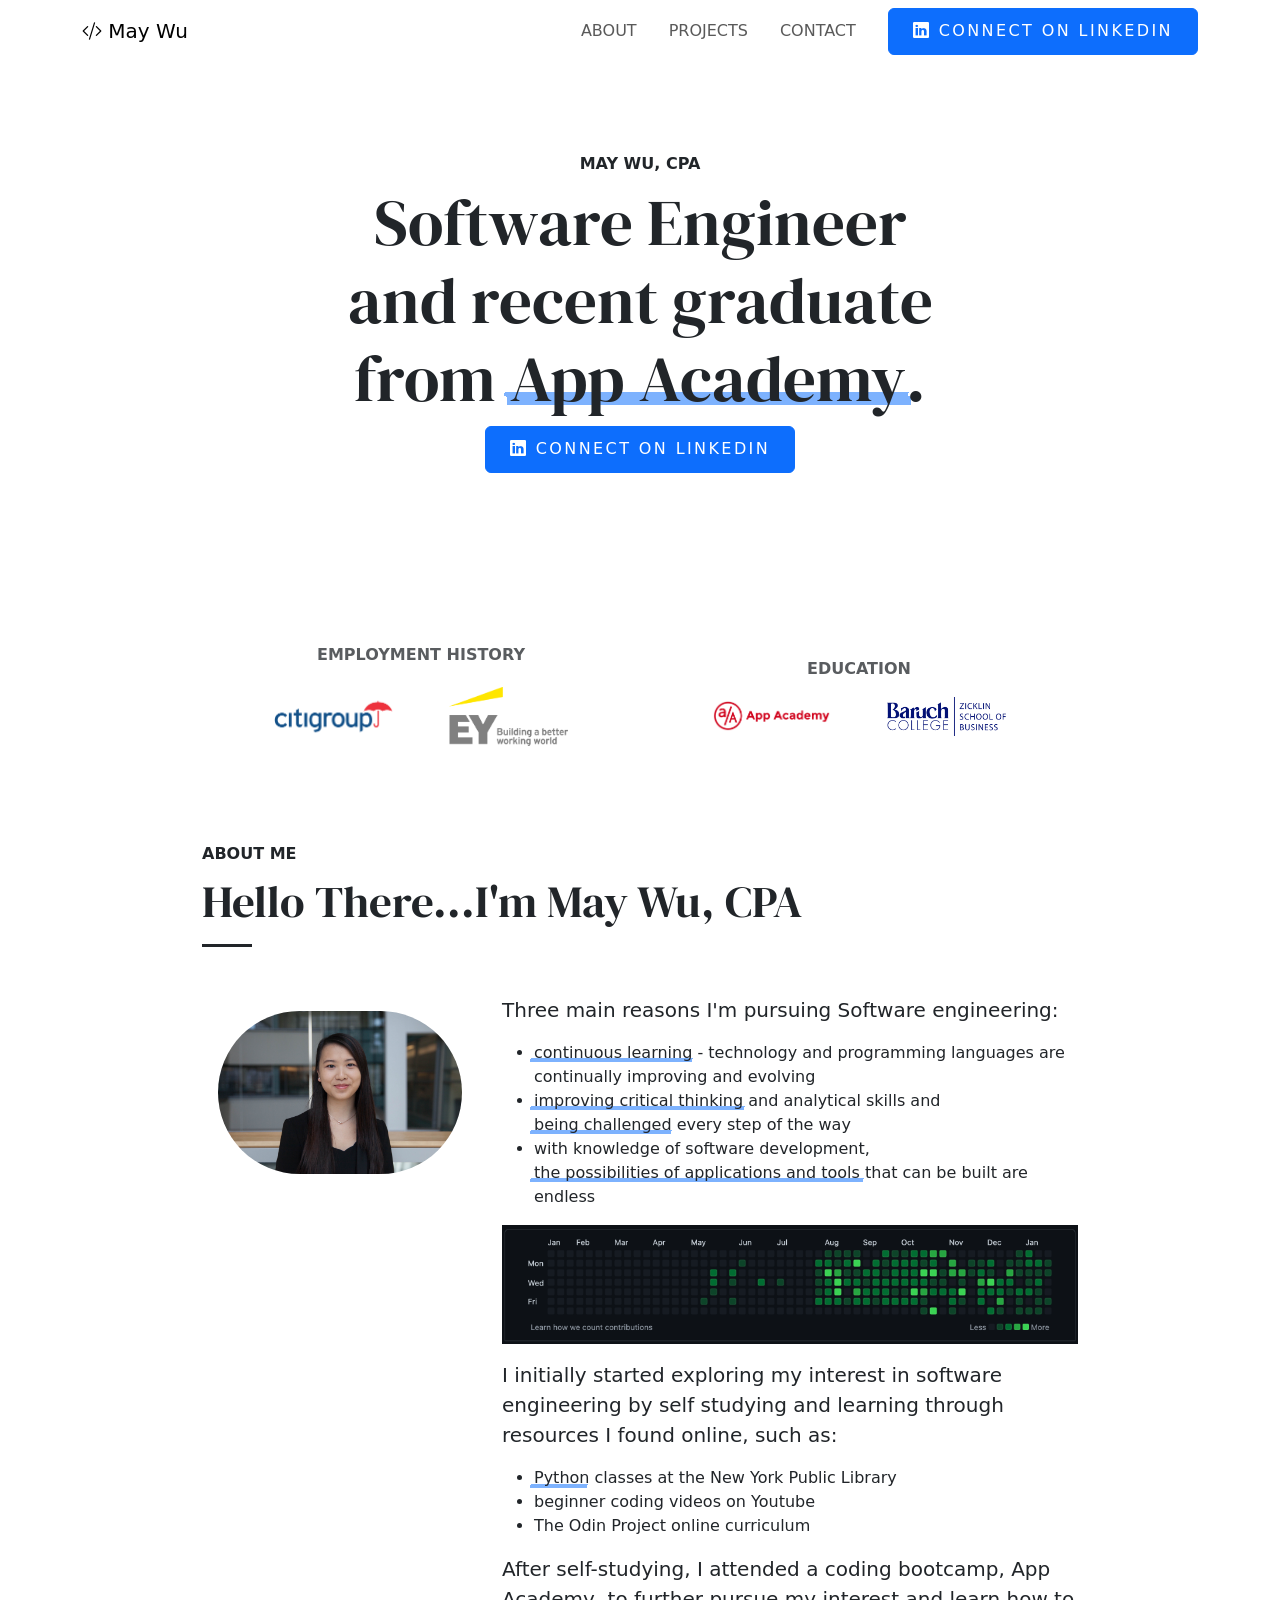
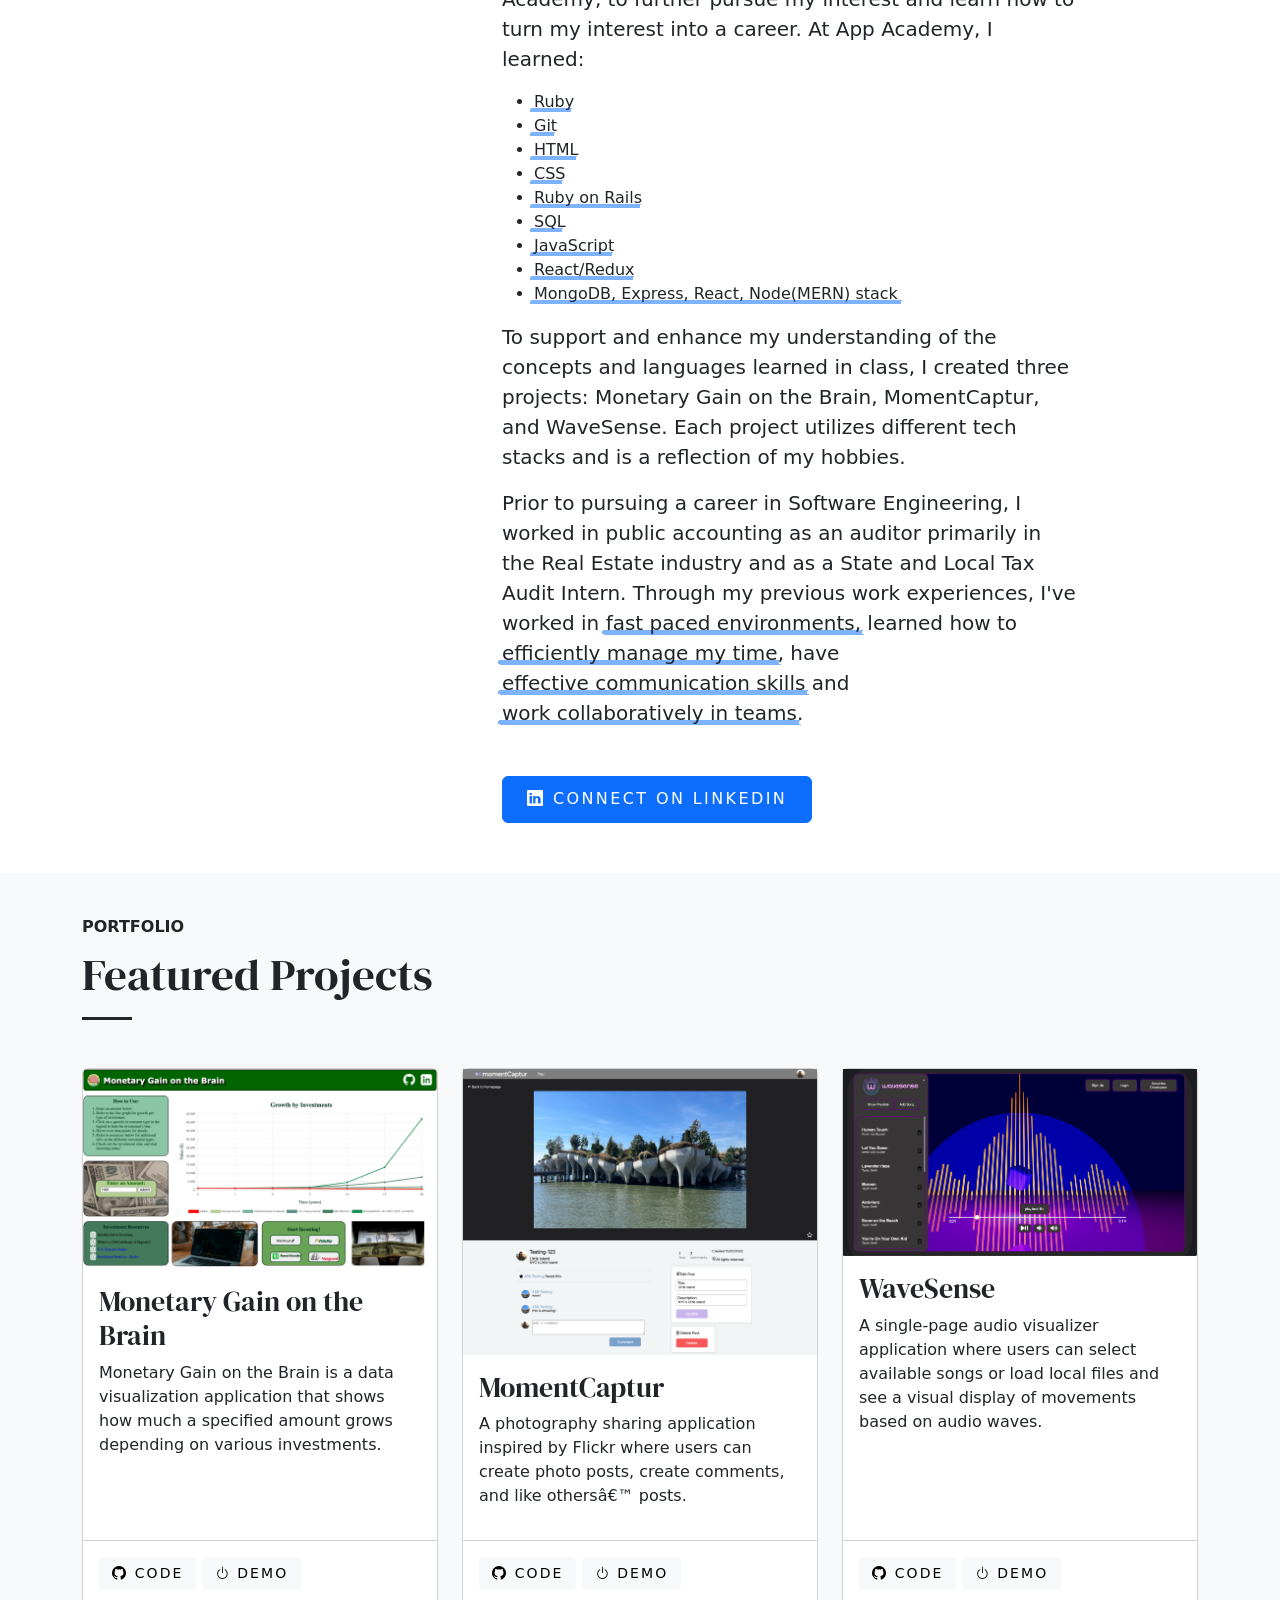
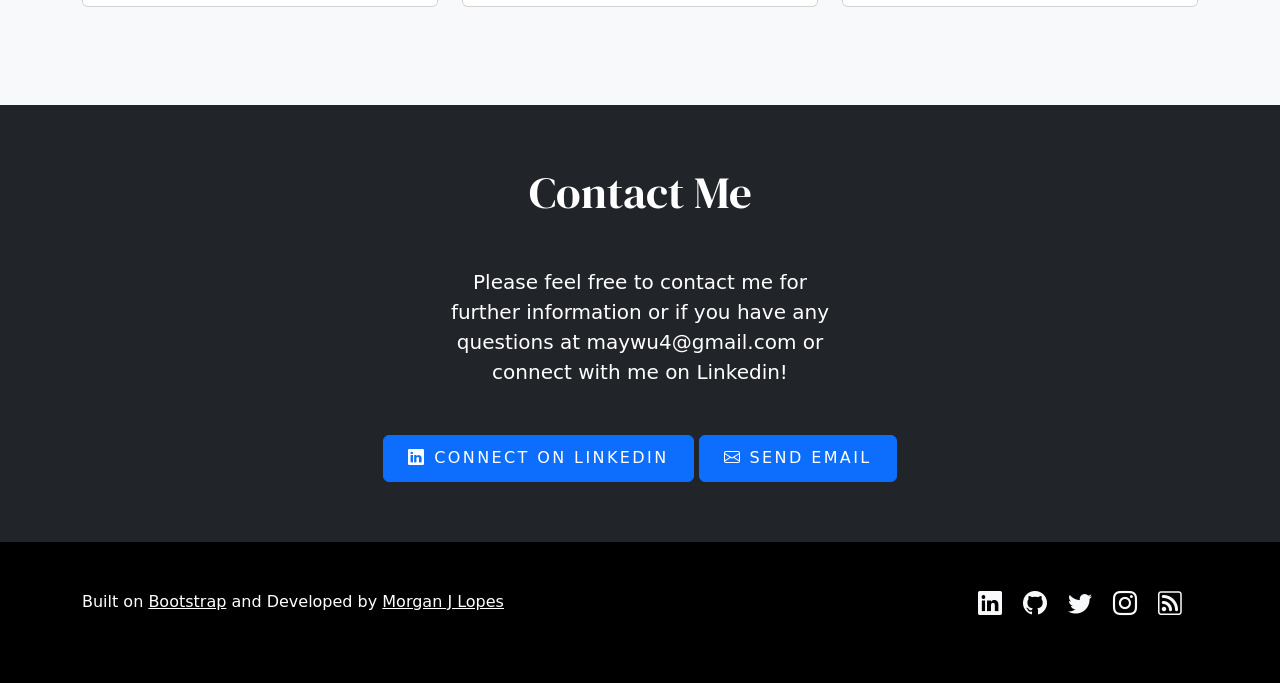
<file: index.html>
<!-- source: https://github.com/morganjlopes/portfolio-template -->

<!DOCTYPE html>
<html>
<head>
  <title> Meet May Wu, CPA</title>

  <link href="https://cdn.jsdelivr.net/npm/bootstrap@5.1.0/dist/css/bootstrap.min.css" rel="stylesheet" integrity="sha384-KyZXEAg3QhqLMpG8r+8fhAXLRk2vvoC2f3B09zVXn8CA5QIVfZOJ3BCsw2P0p/We" crossorigin="anonymous">
  <link rel="stylesheet" href="https://cdn.jsdelivr.net/npm/bootstrap-icons@1.5.0/font/bootstrap-icons.css">
  <link href="style.css" rel="stylesheet">
  <link rel="icon" type="image/png" href="./img/icons8-code-96.png">
  <script src="https://cdn.jsdelivr.net/npm/bootstrap@5.1.0/dist/js/bootstrap.bundle.min.js" integrity="sha384-U1DAWAznBHeqEIlVSCgzq+c9gqGAJn5c/t99JyeKa9xxaYpSvHU5awsuZVVFIhvj" crossorigin="anonymous"></script>

</head>
<body>
  <nav class="navbar navbar-expand-lg bg-white navbar-light fixed-top">
    <div class="container">
      <a class="navbar-brand" href="#"><i class="bi-code-slash"></i> May Wu</a>
      
      <button class="navbar-toggler" type="button" data-bs-toggle="collapse" data-bs-target="#navbarSupportedContent" aria-controls="navbarSupportedContent" aria-expanded="false" aria-label="Toggle navigation">
        <span class="navbar-toggler-icon"></span>
      </button>

      <div class="collapse navbar-collapse" id="navbarSupportedContent">
        <ul class="navbar-nav ms-auto mb-2 mb-lg-0 me-3">
          <li class="nav-item">
            <a class="nav-link" href="#about">About</a>
          </li>
          <li class="nav-item">
            <a class="nav-link" href="#portfolio">Projects</a>
          </li>
          <!-- <li class="nav-item">
            <a class="nav-link" href="#testimonials">Testimonials</a>
          </li> -->
          <li class="nav-item">
            <a class="nav-link" href="#contact">Contact</a>
          </li>
        </ul>

        <a target='_blank' href='https://www.linkedin.com/in/maywu4/' class='btn btn-primary'><i class="bi-linkedin"></i> Connect on Linkedin</a>
        <!-- <a href='#' class='btn btn-primary'><i class="bi-download"></i> Download Resume</a> -->
        <!-- <a href='mailto:' class='btn btn-primary'><i class="bi-envelope"></i> Send Email</a> -->
      </div>
    </div>
  </nav>

  <header class='text-center p-section'>
    <div class='container-fluid'>
      <div class='row'>
        <div class='col-md-6 offset-md-3'>
          <sup>May Wu, CPA</sup>
          <h1>Software Engineer and recent graduate from <span class='marker-highlight'> App Academy </span>. </h1>
          <!-- <p class='lead mb-5'></p> -->

          <a target='_blank' href='https://www.linkedin.com/in/maywu4/' class='btn btn-primary'><i class="bi-linkedin"></i> Connect on Linkedin</a>
          <!-- <a href='#' class='btn btn-primary'><i class="bi-download"></i> Download Resume</a> -->
          <!-- <a href='mailto:' class='btn btn-primary'><i class="bi-envelope"></i> Send Email</a> -->
        </div>
      </div>
    </div>
  </header>

  <div id="background" class='container container-lg'>
    <section id='company' class='p-section'>
      <div class='container text-center'>
        <label class='sup mb-3 text-muted'>Employment History</label>
        <div class='row justify-content-center d-flex align-items-center'>
          <div class='col-2'>
            <img src="img/citi-group-logo.png" class='px-3'>
          </div>
          <div class='col-2'>
            <img src="img/EY_logo.png" class='px-3'>
          </div>
        </div>
      </div>
    </section>
    <section id='education' class='p-section'>
      <div class='container text-center'>
        <label class='sup mb-3 text-muted'>Education</label>
        <div class='row justify-content-center d-flex align-items-center'>
          <div class='col-2'>
            <img src="img/a_A_logo.png" class='px-3'>
          </div>
          <div class='col-2'>
            <img src="img/baruch-logo.png" class='px-3'>
          </div>
        </div>
      </div>
    </section>
  </div>

  <section id='about' class='p-section'>
    <div class='container container-lg'>
      <sup>About Me</sup>
      <h2 class='mb-5 underline'>Hello There...I'm May Wu, CPA</h2>

      <div class='row flex-row'>
        <div class='col-sm-4'>
          <div class='p-3 sticky-top' style='top: 85px;'>
            <img src="img/profile-pic.jpg" class='circle mb-3'>
          </div>
        </div>
        <div class='col-sm-8'>
          <!-- <blockquote>Continuously learning and challenging myself.</blockquote> -->
          <p class='lead'> Three main reasons I'm pursuing Software engineering:
            <ul>
              <li><span class='marker-highlight'>continuous learning</span> - technology and programming languages are continually improving and evolving</li>
              <li><span class='marker-highlight'>improving critical thinking</span> and analytical skills and <span class='marker-highlight'>being challenged</span> every step of the way</li>
              <li>with knowledge of software development,<span class='marker-highlight'>the possibilities of applications and tools </span> that can be built are endless</li>
            </ul>
          </p>
          <img src="img/github_garden.png" class='mb-3'>

          <p class='lead'>I initially started exploring my interest in software engineering by self studying and learning through resources I
          found online, such as:
            <ul>
              <li><span class='marker-highlight'>Python</span> classes at the New York Public Library</li>
              <li>beginner coding videos on Youtube</li>
              <li>The Odin Project online curriculum</li>
            </ul>
          </p>  

          <p class='lead'> After self-studying, I attended a coding bootcamp, App Academy, to
          further pursue my interest and learn how to turn my interest into a career. At App Academy, I learned:
            <ul>
              <li><span class='marker-highlight'>Ruby</span></li>
              <li><span class='marker-highlight'>Git</span></li>
              <li><span class='marker-highlight'>HTML</span></li>
              <li><span class='marker-highlight'>CSS</span></li>
              <li><span class='marker-highlight'>Ruby on Rails</span></li>
              <li><span class='marker-highlight'>SQL</span></li>
              <li><span class='marker-highlight'>JavaScript</span></li>
              <li><span class='marker-highlight'>React/Redux</span></li>
              <li><span class='marker-highlight'>MongoDB, Express, React, Node(MERN) stack</span></li>
            </ul>
          </p>
          <p class='lead'>To support and enhance my understanding of the concepts and languages learned in class, I created three projects: Monetary Gain on the Brain, MomentCaptur, and WaveSense. Each project utilizes different tech stacks and is a reflection of my hobbies.</p>
          
          <p class='lead'>Prior to pursuing a career in Software Engineering, I worked in public accounting as an auditor primarily in the Real Estate industry and as a State and Local Tax Audit Intern. Through my previous work experiences, I've worked in <span class='marker-highlight'>fast paced environments,</span> learned how to <span class='marker-highlight'>efficiently manage my time</span>, have <span class='marker-highlight'>effective communication skills</span> and <span class='marker-highlight'>work collaboratively in teams</span>.</p>

          
          
          <!-- <p class='lead mb-0'> Skills: 

            <ul class='lead'>
              <li>JavaScript</li>
              <li>React.js/Redux</li>
              <li>Ruby</li>
              <li>Ruby on Rails</li>
              <li>SQL</li>
              <li>Git</li>
              <li>HTML</li>
              <li>CSS</li>
            </ul>
          </p> -->

          <div class='mt-5'>
            <a target='_blank' href='https://www.linkedin.com/in/maywu4/' class='btn btn-primary'><i class="bi-linkedin"></i> Connect on Linkedin</a>
          </div>
        </div>
      </div>
    </div>
  </section>

  <section id='portfolio' class='p-section bg-light'>
    <div class='container'>
      <sup>Portfolio</sup>
      <h2 class='mb-5 underline'>Featured Projects</h2>
  
      <div class='row mb-5'>
        <div class='col-sm-4'>
          <div class='card h-100'>
            <div class='background-image'>
              <img src='img/portfolio_javascript_project_pic.png'>
            </div>
            <div class='card-body'>
  
              <h3>Monetary Gain on the Brain</h3>
              <p class='mb-3'>Monetary Gain on the Brain is a data visualization application that shows how much a
                specified amount grows depending on
                various investments.</p>
  
            </div>
            <div class='card-footer'>
              <a href='https://github.com/maywu4/javascript_project' class='btn btn-sm btn-light'><i
                  class="bi-github"></i> Code</a>
              <a href='https://maywu4.github.io/javascript_project/' class='btn btn-sm btn-light'><i class="bi-power"></i>
                Demo</a>
              <!-- <a href='#' class='btn btn-sm btn-primary float-end'><i class="bi-play-fill"></i> Watch</a> -->
            </div>
          </div>
        </div>
  
        <div class='col-sm-4'>
          <div class='card h-100'>
            <div class='background-image'>
              <img src='img/portfolio_momentCaptur.png'>
            </div>
            <div class='card-body'>
  
              <h3>MomentCaptur</h3>
              <p class='mb-3'>A photography sharing application inspired by Flickr where users can create photo posts,
                create comments, and like
                others’ posts.</p>
  
  
            </div>
            <div class='card-footer'>
              <a href='https://github.com/maywu4/MomentCaptur_Project' class='btn btn-sm btn-light'><i
                  class="bi-github"></i> Code</a>
              <a href='https://momentcaptur.herokuapp.com/' class='btn btn-sm btn-light'><i class="bi-power"></i> Demo</a>
              <!-- <a href='#' class='btn btn-sm btn-primary float-end'><i class="bi-play-fill"></i> Watch</a> -->
            </div>
          </div>
        </div>
  
        <div class='col-sm-4'>
          <div class='card h-100'>
            <div class='background-image'>
              <img src='img/portfolio_wavesense.png'>
            </div>
            <div class='card-body'>
  
              <h3>WaveSense</h3>
              <p class='mb-3'>A single-page audio visualizer application where users can select available songs or load
                local files and see a visual
                display of movements based on audio waves.</p>
  
            </div>
            <div class='card-footer'>
              <a href='https://github.com/cyan-oj/wavesense' class='btn btn-sm btn-light'><i class="bi-github"></i>
                Code</a>
              <a href='https://wavesense.onrender.com/' class='btn btn-sm btn-light'><i class="bi-power"></i> Demo</a>
              <!-- <a href='#' class='btn btn-sm btn-primary float-end'><i class="bi-play-fill"></i> Watch</a> -->
            </div>
          </div>
        </div>
      </div>
  
    </div>
  </section>

  <section id='contact' class='p-section-lg bg-dark text-white'>
    <div class='container container-lg text-center'>

      <!-- <sup>Contact me</sup> -->
      <h2 class='mb-5'>Contact Me</h2>

      <p class='w-sm ms-auto me-auto lead'>Please feel free to contact me for further information or if you have any questions at maywu4@gmail.com or connect with me on Linkedin!</p>

      <div class='mt-5'>
        <a target='_blank' href='https://www.linkedin.com/in/maywu4/' class='btn btn-primary'><i class="bi-linkedin"></i> Connect on Linkedin</a>
        <a href='mailto:maywu4@gmail.com' class='btn btn-primary'><i class="bi-envelope"></i> Send Email</a>
      </div>
    </div>
  </section>

  <footer class='bg-black p-5 text-white'>
    <div class='container'>
      <div class='row'>
        <div class='col-sm-6'>
          <p>
            Built on <a href='https://getbootstrap.com/' target='_blank' class='text-white'>Bootstrap</a> and Developed by <a href='https://www.morganjlopes.com/' target='_blank' class='text-white'>Morgan J Lopes</a>
          </p>
        </div>

        <div class='col-sm-6'>
          <ul class='list-inline float-end'>
            <li class='list-inline-item h4 mb-0 me-3'>
              <a href='https://www.linkedin.com/in/morganjlopes/' target='_blank' class='text-light'>
                <i class="bi-linkedin"></i>
              </a>
            </li>
            <li class='list-inline-item h4 mb-0 me-3'>
              <a href='https://github.com/morganjlopes' target='_blank' class='text-light'>
                <i class="bi-github"></i>
              </a>
            </li>
            <li class='list-inline-item h4 mb-0 me-3'>
              <a href='https://twitter.com/MorganJLopes' target='_blank' class='text-light'>
                <i class="bi-twitter"></i>
              </a>
            </li>
            <li class='list-inline-item h4 mb-0 me-3'>
              <a href='https://www.instagram.com/morganjlopes/' target='_blank' class='text-light'>
                <i class="bi-instagram"></i>
              </a>
            </li>
            <li class='list-inline-item h4 mb-0 me-3'>
              <a href='https://www.morganjlopes.com/' target='_blank' class='text-light'>
                <i class="bi-rss"></i>
              </a>
            </li>
          </ul>
        </div>
      </div>
    </div>
  </footer>

  <svg xmlns="//www.w3.org/2000/svg" version="1.1" class="svg-filters" style="display:none;">
    <defs>
      <filter id="marker-shape">
        <feTurbulence type="fractalNoise" baseFrequency="0 0.15" numOctaves="1" result="warp" />
        <feDisplacementMap xChannelSelector="R" yChannelSelector="G" scale="30" in="SourceGraphic" in2="warp" />
      </filter>
    </defs>
  </svg>
</body>
</html>
</file>
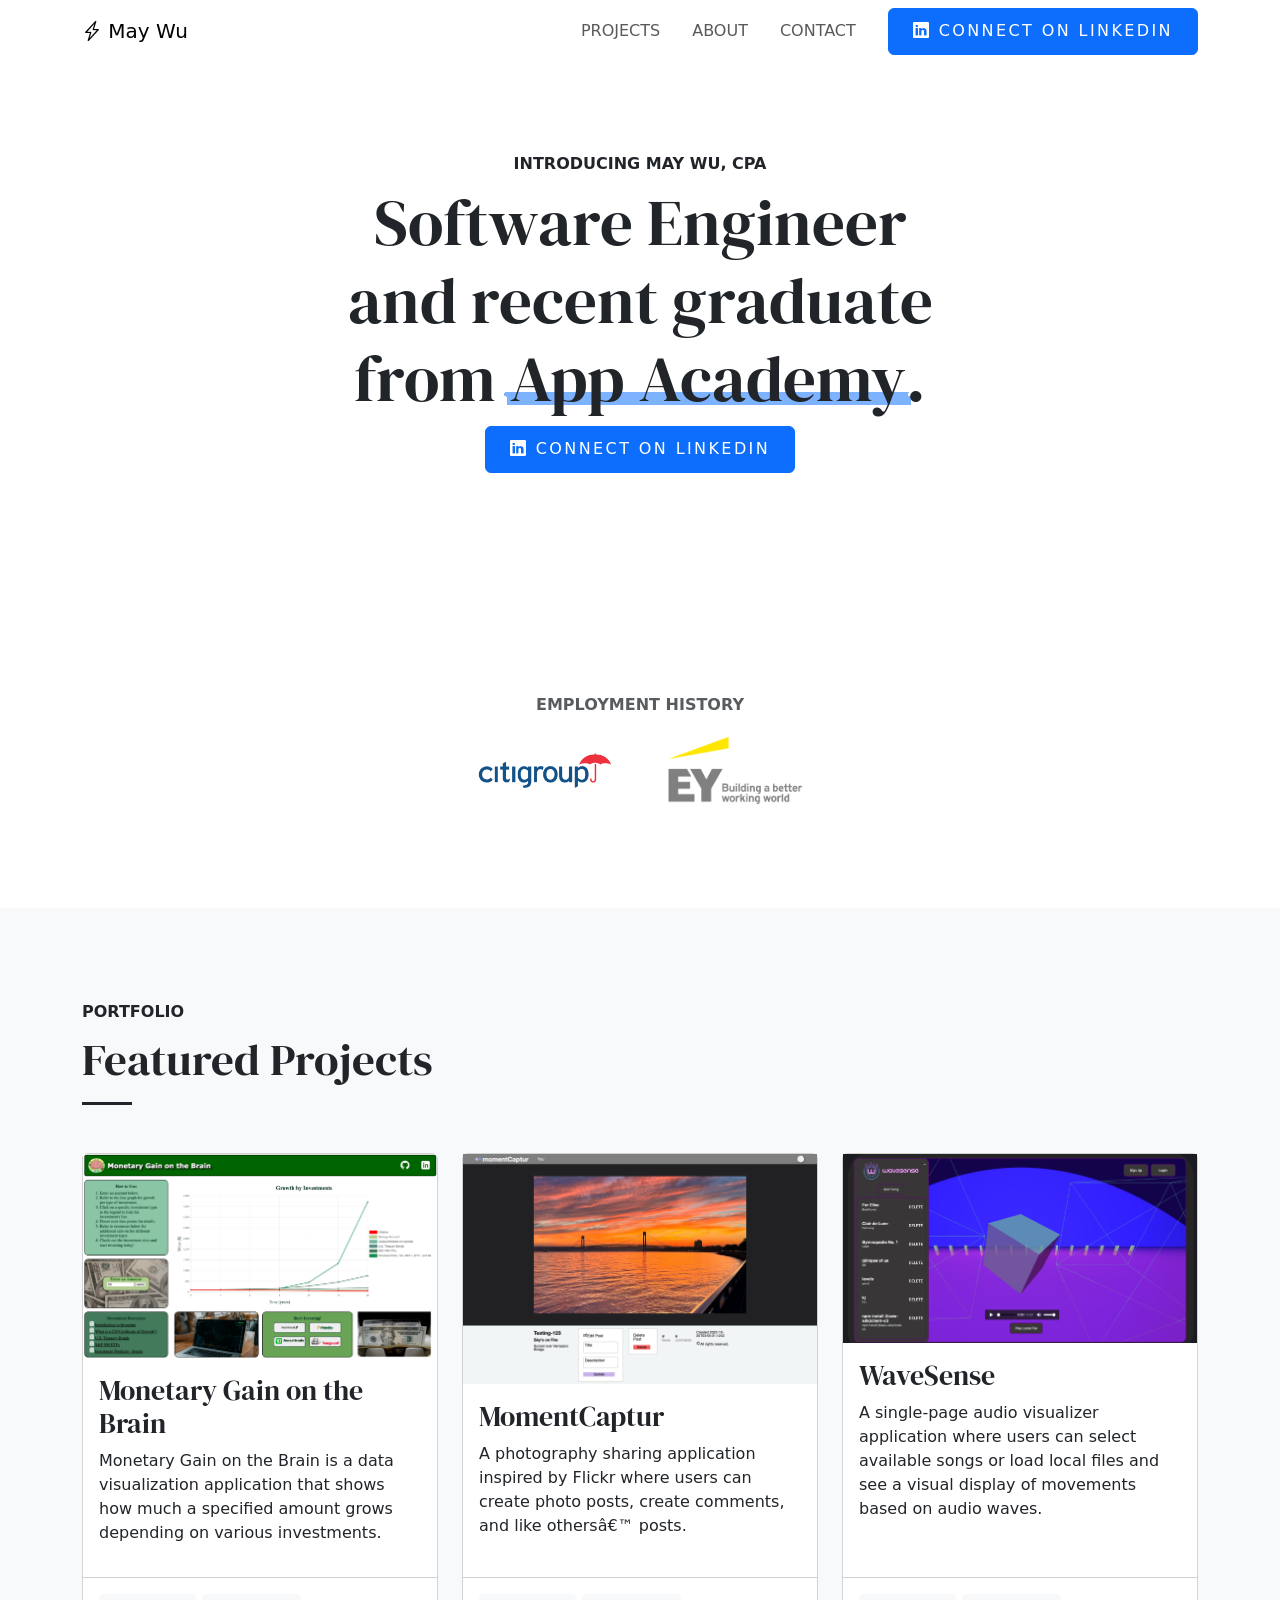
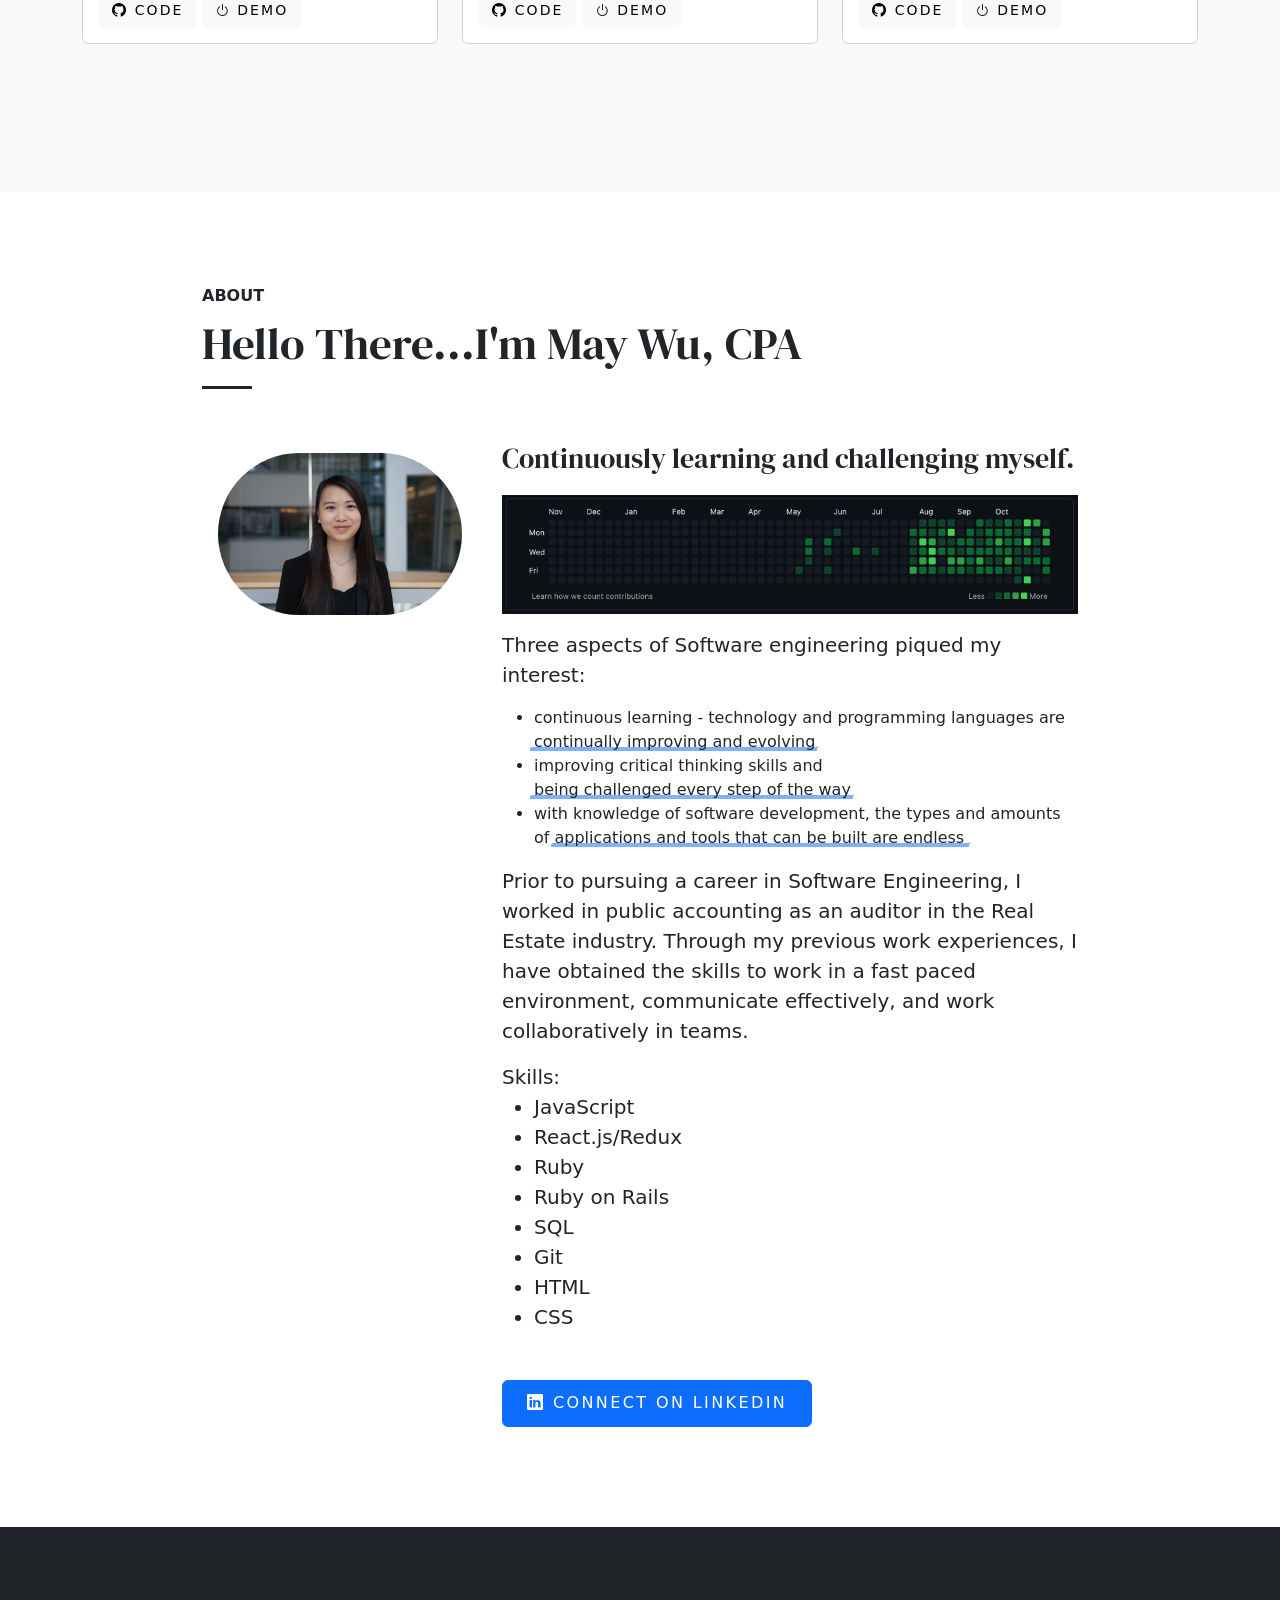
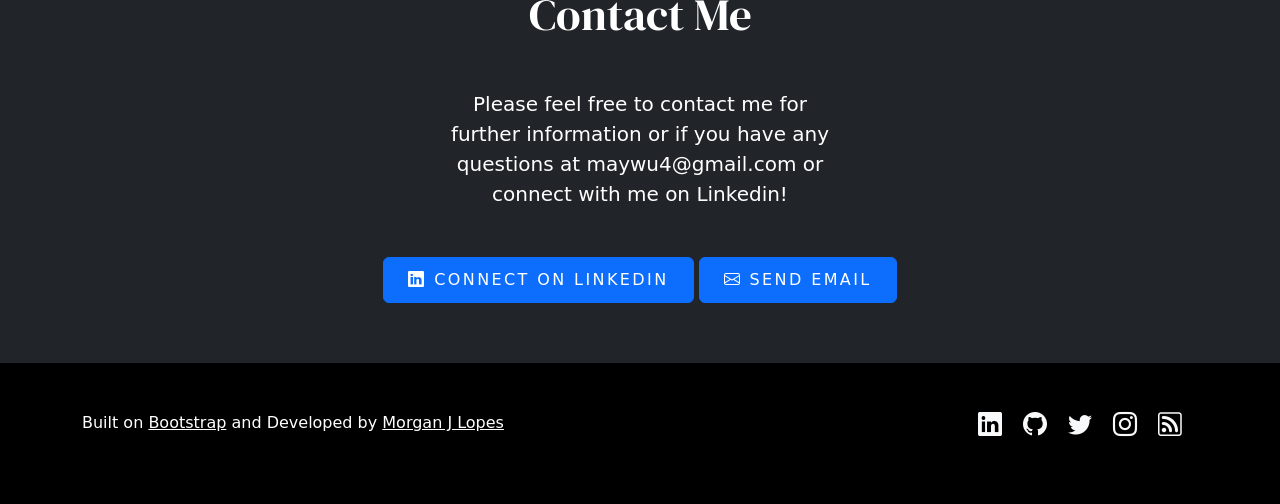
<file: portfolio-template/index.html>
<!-- source: https://github.com/morganjlopes/portfolio-template -->

<!DOCTYPE html>
<html>
<head>
  <title> Meet May Wu, CPA</title>

  <link href="https://cdn.jsdelivr.net/npm/bootstrap@5.1.0/dist/css/bootstrap.min.css" rel="stylesheet" integrity="sha384-KyZXEAg3QhqLMpG8r+8fhAXLRk2vvoC2f3B09zVXn8CA5QIVfZOJ3BCsw2P0p/We" crossorigin="anonymous">
  <link rel="stylesheet" href="https://cdn.jsdelivr.net/npm/bootstrap-icons@1.5.0/font/bootstrap-icons.css">
  <link href="style.css" rel="stylesheet">

  <script src="https://cdn.jsdelivr.net/npm/bootstrap@5.1.0/dist/js/bootstrap.bundle.min.js" integrity="sha384-U1DAWAznBHeqEIlVSCgzq+c9gqGAJn5c/t99JyeKa9xxaYpSvHU5awsuZVVFIhvj" crossorigin="anonymous"></script>

</head>
<body>
  <nav class="navbar navbar-expand-lg bg-white navbar-light fixed-top">
    <div class="container">
      <a class="navbar-brand" href="#"><i class="bi-lightning-charge"></i> May Wu</a>
      
      <button class="navbar-toggler" type="button" data-bs-toggle="collapse" data-bs-target="#navbarSupportedContent" aria-controls="navbarSupportedContent" aria-expanded="false" aria-label="Toggle navigation">
        <span class="navbar-toggler-icon"></span>
      </button>

      <div class="collapse navbar-collapse" id="navbarSupportedContent">
        <ul class="navbar-nav ms-auto mb-2 mb-lg-0 me-3">
          <li class="nav-item">
            <a class="nav-link" href="#portfolio">Projects</a>
          </li>
          <li class="nav-item">
            <a class="nav-link" href="#about">About</a>
          </li>
          <!-- <li class="nav-item">
            <a class="nav-link" href="#testimonials">Testimonials</a>
          </li> -->
          <li class="nav-item">
            <a class="nav-link" href="#contact">Contact</a>
          </li>
        </ul>

        <a target='_blank' href='https://www.linkedin.com/in/maywu4/' class='btn btn-primary'><i class="bi-linkedin"></i> Connect on Linkedin</a>
        <!-- <a href='#' class='btn btn-primary'><i class="bi-download"></i> Download Resume</a> -->
        <!-- <a href='mailto:' class='btn btn-primary'><i class="bi-envelope"></i> Send Email</a> -->
      </div>
    </div>
  </nav>

  <header class='text-center p-section'>
    <div class='container-fluid'>
      <div class='row'>
        <div class='col-md-6 offset-md-3'>
          <sup>Introducing May Wu, CPA</sup>
          <h1>Software Engineer and recent graduate from <span class='marker-highlight'> App Academy </span>. </h1>
          <!-- <p class='lead mb-5'></p> -->

          <a target='_blank' href='https://www.linkedin.com/in/maywu4/' class='btn btn-primary'><i class="bi-linkedin"></i> Connect on Linkedin</a>
          <!-- <a href='#' class='btn btn-primary'><i class="bi-download"></i> Download Resume</a> -->
          <!-- <a href='mailto:' class='btn btn-primary'><i class="bi-envelope"></i> Send Email</a> -->
        </div>
      </div>
    </div>
  </header>

  <section id='company' class='p-section'>
    <div class='container text-center'>
      <label class='sup mb-3 text-muted'>Employment History</label>

      <div class='row justify-content-center d-flex align-items-center'>
        <div class='col-2'>
          <img src="img/citi-group-logo.png" class='px-3'>
        </div>
        <div class='col-2'>
          <img src="img/EY_logo.png" class='px-3'>
        </div>
      </div>
    </div>
  </section>

  <section id='portfolio' class='p-section bg-light'>
    <div class='container'>
      <sup>Portfolio</sup>
      <h2 class='mb-5 underline'>Featured Projects</h2>

      <div class='row mb-5'>
        <div class='col-sm-4'>
          <div class='card h-100'>
            <div class='background-image' >
              <img src='img/portfolio_javascript_project_pic.png'>
            </div>
            <div class='card-body'>

              <h3>Monetary Gain on the Brain</h3>
              <p class='mb-3'>Monetary Gain on the Brain is a data visualization application that shows how much a specified amount grows depending on
              various investments.</p>
              
            </div>
            <div class='card-footer'>
              <a href='https://github.com/maywu4/javascript_project' class='btn btn-sm btn-light'><i class="bi-github"></i> Code</a>
              <a href='https://maywu4.github.io/javascript_project/' class='btn btn-sm btn-light'><i class="bi-power"></i> Demo</a>
              <!-- <a href='#' class='btn btn-sm btn-primary float-end'><i class="bi-play-fill"></i> Watch</a> -->
            </div>
          </div>
        </div>

        <div class='col-sm-4'>
          <div class='card h-100'>
            <div class='background-image'>
              <img src='img/portfolio_momentCaptur.png'>
            </div>
            <div class='card-body'>

              <h3>MomentCaptur</h3>
              <p class='mb-3'>A photography sharing application inspired by Flickr where users can create photo posts, create comments, and like
              others’ posts.</p>
              

            </div>
            <div class='card-footer'>
              <a href='https://github.com/maywu4/MomentCaptur_Project' class='btn btn-sm btn-light'><i class="bi-github"></i> Code</a>
              <a href='https://momentcaptur.herokuapp.com/' class='btn btn-sm btn-light'><i class="bi-power"></i> Demo</a>
              <!-- <a href='#' class='btn btn-sm btn-primary float-end'><i class="bi-play-fill"></i> Watch</a> -->
            </div>
          </div>
        </div>

        <div class='col-sm-4'>
          <div class='card h-100'>
            <div class='background-image'>
              <img src='img/portfolio_wavesense.png'>
            </div>
            <div class='card-body'>

              <h3>WaveSense</h3>
              <p class='mb-3'>A single-page audio visualizer application where users can select available songs or load local files and see a visual
              display of movements based on audio waves.</p>

            </div>
            <div class='card-footer'>
              <a href='https://github.com/cyan-oj/wavesense' class='btn btn-sm btn-light'><i class="bi-github"></i> Code</a>
              <a href='https://wavesense.herokuapp.com/' class='btn btn-sm btn-light'><i class="bi-power"></i> Demo</a>
              <!-- <a href='#' class='btn btn-sm btn-primary float-end'><i class="bi-play-fill"></i> Watch</a> -->
            </div>
          </div>
        </div>
      </div>
      
    </div>
  </section>

  <section id='about' class='p-section'>
    <div class='container container-lg'>
      <sup>About</sup>
      <h2 class='mb-5 underline'>Hello There...I'm May Wu, CPA</h2>

      <div class='row flex-row'>
        <div class='col-sm-4'>
          <div class='p-3 sticky-top' style='top: 85px;'>
            <img src="img/profile-pic.jpg" class='circle mb-3'>
          </div>
        </div>
        <div class='col-sm-8'>
          <blockquote>Continuously learning and challenging myself.</blockquote>

          <img src="img/github_garden.png" class='mb-3'>

          <p class='lead'> Three aspects of Software engineering piqued my interest:
            <ul>
              <li>continuous learning - technology and programming languages are <span class='marker-highlight'>continually improving and evolving</span></li>
              <li>improving critical thinking skills and <span class='marker-highlight'>being challenged every step of the way</span></li>
              <li>with knowledge of software development, the types and amounts of <span class='marker-highlight'>applications and tools that can be built are endless</span></li>
            </ul>
          </p>
          <p class='lead'>Prior to pursuing a career in Software Engineering, I worked in public accounting as an auditor in the Real Estate industry. Through my previous work experiences, I have obtained the skills to work in a fast paced environment, communicate effectively, and work collaboratively in teams.</p>
          
          <p class='lead mb-0'> Skills: 

            <ul class='lead'>
              <li>JavaScript</li>
              <li>React.js/Redux</li>
              <li>Ruby</li>
              <li>Ruby on Rails</li>
              <li>SQL</li>
              <li>Git</li>
              <li>HTML</li>
              <li>CSS</li>
            </ul>
          </p>

          <div class='mt-5'>
            <a target='_blank' href='https://www.linkedin.com/in/maywu4/' class='btn btn-primary'><i class="bi-linkedin"></i> Connect on Linkedin</a>
          </div>
        </div>
      </div>
    </div>
  </section>

  <section id='contact' class='p-section-lg bg-dark text-white'>
    <div class='container container-lg text-center'>

      <!-- <sup>Contact me</sup> -->
      <h2 class='mb-5'>Contact Me</h2>

      <p class='w-sm ms-auto me-auto lead'>Please feel free to contact me for further information or if you have any questions at maywu4@gmail.com or connect with me on Linkedin!</p>

      <div class='mt-5'>
        <a target='_blank' href='https://www.linkedin.com/in/maywu4/' class='btn btn-primary'><i class="bi-linkedin"></i> Connect on Linkedin</a>
        <a href='mailto:maywu4@gmail.com' class='btn btn-primary'><i class="bi-envelope"></i> Send Email</a>
      </div>
    </div>
  </section>

  <footer class='bg-black p-5 text-white'>
    <div class='container'>
      <div class='row'>
        <div class='col-sm-6'>
          <p>
            Built on <a href='https://getbootstrap.com/' target='_blank' class='text-white'>Bootstrap</a> and Developed by <a href='https://www.morganjlopes.com/' target='_blank' class='text-white'>Morgan J Lopes</a>
          </p>
        </div>

        <div class='col-sm-6'>
          <ul class='list-inline float-end'>
            <li class='list-inline-item h4 mb-0 me-3'>
              <a href='https://www.linkedin.com/in/morganjlopes/' target='_blank' class='text-light'>
                <i class="bi-linkedin"></i>
              </a>
            </li>
            <li class='list-inline-item h4 mb-0 me-3'>
              <a href='https://github.com/morganjlopes' target='_blank' class='text-light'>
                <i class="bi-github"></i>
              </a>
            </li>
            <li class='list-inline-item h4 mb-0 me-3'>
              <a href='https://twitter.com/MorganJLopes' target='_blank' class='text-light'>
                <i class="bi-twitter"></i>
              </a>
            </li>
            <li class='list-inline-item h4 mb-0 me-3'>
              <a href='https://www.instagram.com/morganjlopes/' target='_blank' class='text-light'>
                <i class="bi-instagram"></i>
              </a>
            </li>
            <li class='list-inline-item h4 mb-0 me-3'>
              <a href='https://www.morganjlopes.com/' target='_blank' class='text-light'>
                <i class="bi-rss"></i>
              </a>
            </li>
          </ul>
        </div>
      </div>
    </div>
  </footer>

  <svg xmlns="//www.w3.org/2000/svg" version="1.1" class="svg-filters" style="display:none;">
    <defs>
      <filter id="marker-shape">
        <feTurbulence type="fractalNoise" baseFrequency="0 0.15" numOctaves="1" result="warp" />
        <feDisplacementMap xChannelSelector="R" yChannelSelector="G" scale="30" in="SourceGraphic" in2="warp" />
      </filter>
    </defs>
  </svg>
</body>
</html>
</file>
<file: style.css>
@import url('https://fonts.googleapis.com/css2?family=DM+Serif+Display:ital@0;1&display=swap');

h1, .h1,
h2, .h2,
h3, .h3,
h4, .h4,
blockquote {
  font-family: 'DM Serif Display', serif;
}

h1, .h1 {
  font-size: 65px;
}

h2, .h2 {
  font-size: 45px;
}

img {
  max-width: 100%;
}

blockquote {
  font-size: 28px;
}

sup, .sup {
  text-transform: uppercase;
  font-weight: 600;
  font-size: 16px;
}

.underline::after {
  content: ' ';
  border-bottom: 3px solid;
  position: relative;
  display: block;
  width: 50px;
  padding-top: 1rem;
}

.toast {
  bottom: 1rem;
  right: 1rem;
}

.underline.text-center::after {
  margin-left: auto;
  margin-right: auto;
}

.section-inverse {
  margin-top: 180px;
  padding: 1px 0px;
}

.section-inverse > div {
  margin-top: -180px;
}

.card-footer {
  background-color: white;
  padding: 1rem 1rem;
}

.background-image {
  background-position: center center;
  background-size: cover;
}

.navbar-light .navbar-nav .nav-link {
  text-transform: uppercase;
  padding-right: 1rem;
  padding-left: 1rem;
}

.circle {
  border-radius: 500px;
}

header.p-section {
  padding: 160px 0px 120px;
}

.p-section {
  padding: 50px 0px;
}

.p-section-lg {
  padding: 60px 0px;
}

.container-lg {
  max-width: 900px;
}

.w-md {
  max-width: 600px;
}

.w-sm {
  max-width: 400px;
}

.btn {
  letter-spacing: .15em;
  text-transform: uppercase;
  padding: .65rem 1.5rem;
}

.btn-group-lg>.btn, .btn-lg {
  padding: .75rem 2rem;
}

.btn-group-sm>.btn, .btn-sm {
  padding: .30rem .75rem;
}


.marker-highlight {
  position: relative;
  display: inline-block;
}


.marker-highlight:before {
  content: "";
  background-color: #0b6efd87;
  width: 102%;
  height: 0.2em;
  position: absolute;
  z-index: -2;
  filter: url(#marker-shape);
  left: -0.05em;
  padding: 0 0.25em;
  bottom: 0.2em;
}

#background {
  display: flex;
  justify-content: space-between;
  align-items: center;
}

.col-2 {
  width: 40%
}
</file>
<file: portfolio-template/style.css>
@import url('https://fonts.googleapis.com/css2?family=DM+Serif+Display:ital@0;1&display=swap');

h1, .h1,
h2, .h2,
h3, .h3,
h4, .h4,
blockquote {
  font-family: 'DM Serif Display', serif;
}

h1, .h1 {
  font-size: 65px;
}

h2, .h2 {
  font-size: 45px;
}

img {
  max-width: 100%;
}

blockquote {
  font-size: 28px;
}

sup, .sup {
  text-transform: uppercase;
  font-weight: 600;
  font-size: 16px;
}

.underline::after {
  content: ' ';
  border-bottom: 3px solid;
  position: relative;
  display: block;
  width: 50px;
  padding-top: 1rem;
}

.toast {
  bottom: 1rem;
  right: 1rem;
}

.underline.text-center::after {
  margin-left: auto;
  margin-right: auto;
}

.section-inverse {
  margin-top: 180px;
  padding: 1px 0px;
}

.section-inverse > div {
  margin-top: -180px;
}

.card-footer {
  background-color: white;
  padding: 1rem 1rem;
}

.background-image {
  background-position: center center;
  background-size: cover;
}

.navbar-light .navbar-nav .nav-link {
  text-transform: uppercase;
  padding-right: 1rem;
  padding-left: 1rem;
}

.circle {
  border-radius: 500px;
}

header.p-section {
  padding: 160px 0px 120px;
}

.p-section {
  padding: 100px 0px;
}

.p-section-lg {
  padding: 60px 0px;
}

.container-lg {
  max-width: 900px;
}

.w-md {
  max-width: 600px;
}

.w-sm {
  max-width: 400px;
}

.btn {
  letter-spacing: .15em;
  text-transform: uppercase;
  padding: .65rem 1.5rem;
}

.btn-group-lg>.btn, .btn-lg {
  padding: .75rem 2rem;
}

.btn-group-sm>.btn, .btn-sm {
  padding: .30rem .75rem;
}


.marker-highlight {
  position: relative;
  display: inline-block;
}


.marker-highlight:before {
  content: "";
  background-color: #0b6efd87;
  width: 102%;
  height: 0.2em;
  position: absolute;
  z-index: -2;
  filter: url(#marker-shape);
  left: -0.05em;
  padding: 0 0.25em;
  bottom: 0.2em;
}
</file>
